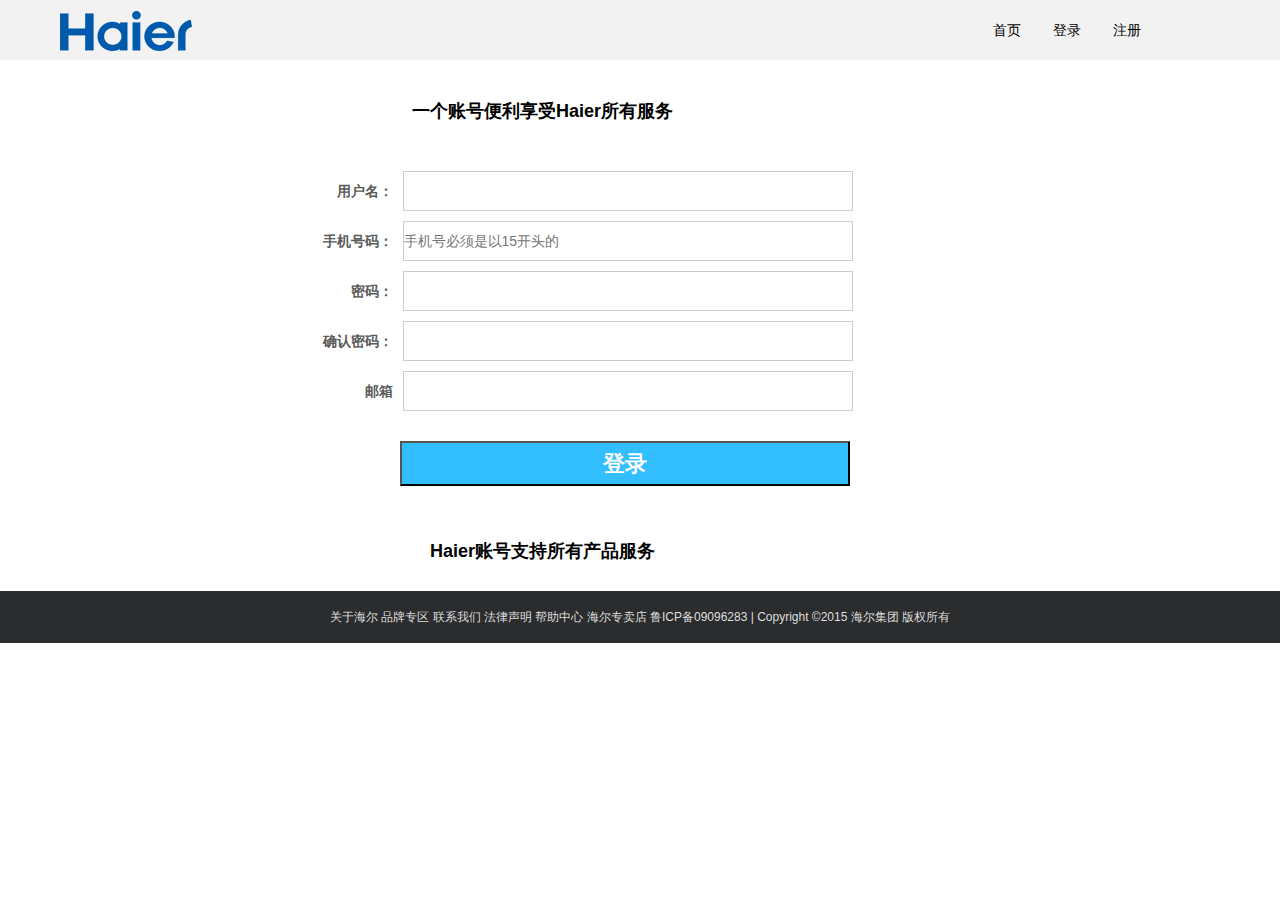
<file: denglu.html>
<!DOCTYPE html>
<html lang="en">
<head>
    <meta charset="UTF-8">
    <title>海尔-登录</title>
    <meta name="viewport" content="width=device-width,initial-scale=1.0">
    <link rel="stylesheet" href="css/bootstrap.css" media="screen">
    <link rel="stylesheet" href="css/jqzoom.css"/>
    <link rel="stylesheet" href="css/denglu.css">
    <link rel="stylesheet" href="css/style.css"/>
    <script src="js/jquery-1.11.1.min.js"></script>
    <script src="js/jquery.kxbdmarquee.js"></script>
    <script src="js/bootstrap.min.js"></script>
    <script src="js/denglu.js"></script>
</head>
<body>
<!--导航开始-->
<header>
    <div class="container">
        <div class="logo1 row">
            <ul class="list-unstyled">
                <li><img src="img/logo.jpg" alt="" class="logo11"></li>
                <li><a href="index.html">首页</a></li>
                <li><a href="denglu.html">登录</a></li>
                <li><a href="zhuce.html">注册</a></li>
            </ul>
        </div>
    </div>
</header>
<!--导航结束-->
<div class="container">
    <div class="row">
        <div class="sign-in">
            <div class="col-md-8 col-md-push-1">
                <p class="p1">一个账号便利享受Haier所有服务</p>
                <div class="one">
                    <form action="#" method="post" id="one">
                        <p class="user">
                            <label>用户名：</label>
                            <input type="text" id="name" onkeyup="checkName()" required><span id="nameSpan"></span></p>
                        <p class="p3">
                            <label>手机号码：</label>
                            <input type="text" id="phone" placeholder="手机号必须是以15开头的" pattern="^(15[0|1|2|3|5|6|7|8|9])\d{8}$" required/>
                        </p>
                        <p class="p4"><label>密码：</label>
                            <input type="password" id="pwd" onkeyup="checkPwd()" required><span id="pwdSpan"></span>
                        </p>
                        <p class="p5"><label>确认密码：</label>
                            <input type="password" id="pwd2" onkeyup="checkPwd2()" required><span id="pwd2Span"></span>
                        </p>
                        <p class="p6">
                            <label>邮箱</label>
                            <input type="text" id="email" onkeyup="checkEmail()" required><span id="emailSpan"></span>
                        </p>
                        <p class="p7">
                            <input type="submit" value="登录" id="deng"  onclick="validate()">
                        </p>
                        <!--<p class="p8">使用海尔更多品牌账号</p>-->
                        <!--<ul class="ul8">-->
                            <!--<li>-->
                                <!--<img src="img/weChat.png" alt=""/>-->
                                <!--<p>微信</p>-->
                            <!--</li>-->
                            <!--<li>-->
                                <!--<img src="img/weiBo.png" alt=""/>-->
                                <!--<p>微博</p>-->
                            <!--</li>-->
                            <!--<li>-->
                                <!--<img src="img/qqtencent.png" alt=""/>-->
                                <!--<p>QQ</p>-->
                            <!--</li>-->
                            <!--<li>-->
                                <!--<img src="img/wangYi.png" alt=""/>-->
                                <!--<p>网易</p>-->
                            <!--</li>-->
                        <!--</ul>-->
                    </form>
                </div>
                <p class="p2">Haier账号支持所有产品服务</p>
            </div>
        </div>
    </div>
</div>
<div class="footer1">
    <div class="foot1 container">
        <p>
            <a href="#">关于海尔</a>
            <a href="#">品牌专区</a>
            <a href="#">联系我们</a>
            <a href="#">法律声明</a>
            <a href="#">帮助中心</a>
            <a href="#">海尔专卖店</a>
            <a href="#">鲁ICP备09096283 | Copyright ©2015 海尔集团 版权所有</a>
        </p>
    </div>
</div>
</body>
</html>
</file>
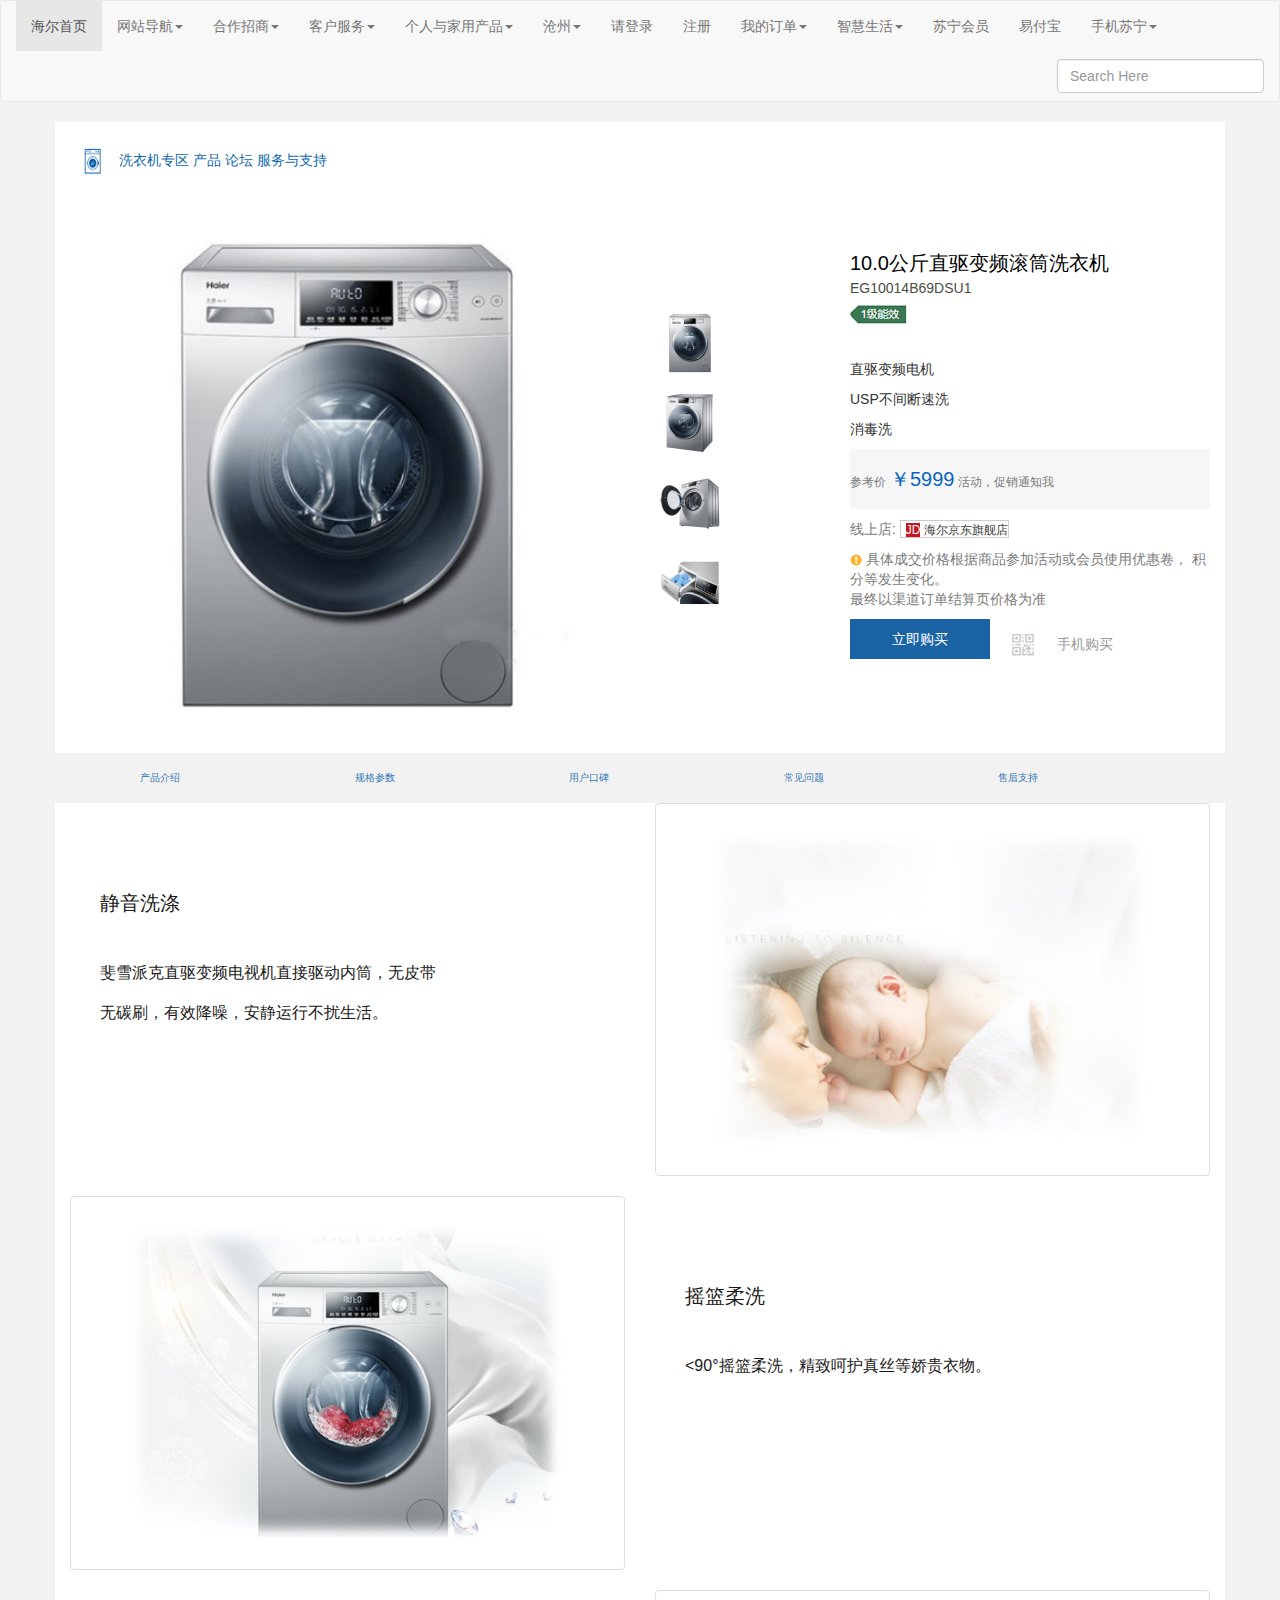
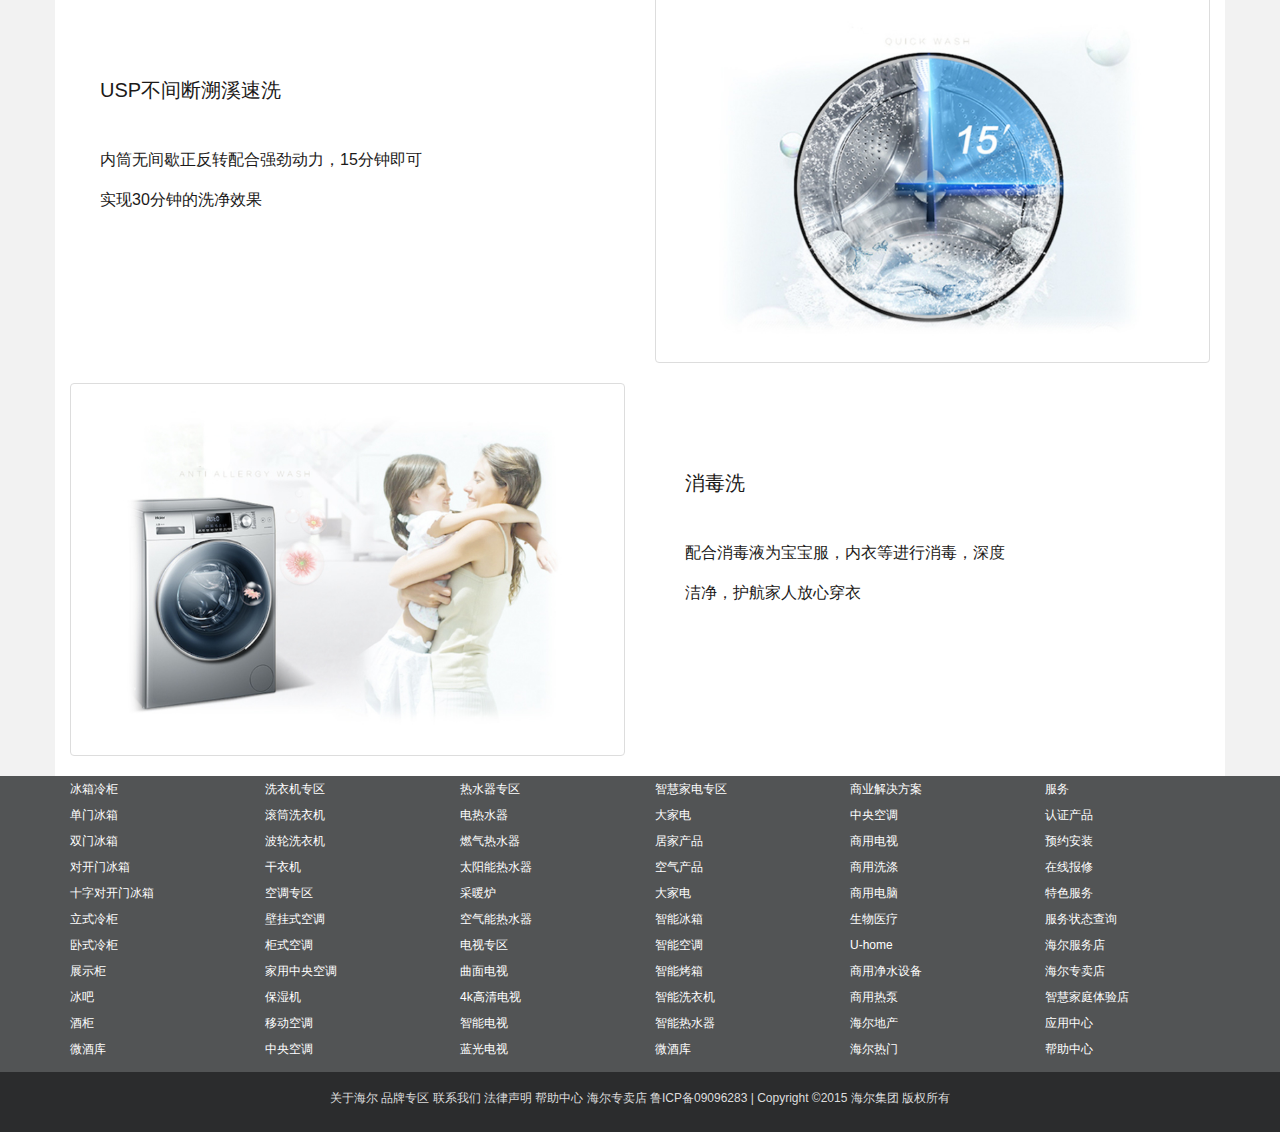
<file: xiangqingye.html>
<!DOCTYPE html>
<html lang="en">
<head>
    <meta charset="UTF-8">
    <title>海尔-详情页</title>
    <meta name="viewport" content="width=device-width,initial-scale=1.0">
    <link rel="stylesheet" href="css/bootstrap.css" media="screen">
    <link rel="stylesheet" href="css/jqzoom.css"/>
    <link rel="stylesheet" href="css/xiangqingye.css">
    <link rel="stylesheet" href="css/style.css"/>
    <script src="js/jquery-1.11.1.min.js"></script>
    <script src="js/jquery.kxbdmarquee.js"></script>
    <script src="js/bootstrap.min.js"></script>
    <script src="js/xiangqingye.js"></script>
</head>
<body>
<!--导航开始-->
<nav role="navigation" class="navbar navbar-default <!--navbar-fixed-top-->">
    <div class="navbar-header">
        <button type="button" data-target="#navbarCollapse" data-toggle="collapse" class="navbar-toggle">
            <span class="sr-only">Toggle navigation</span>
            <span class="icon-bar"></span>
            <span class="icon-bar"></span>
            <span class="icon-bar"></span>
        </button>
    </div>
    <div id="navbarCollapse" class="collapse navbar-collapse">
        <ul class="nav navbar-nav">
            <li class="active"><a href="index.html">海尔首页</a></li>
            <li class="dropdown">
                <a data-toggle="dropdown" class="dropdown-toggle">网站导航<b class="caret"></b></a>
                <ul role="menu" class="dropdown-menu">
                    <li><a href="#">主题频道</a></li>
                    <li><a href="#">生活助手</a></li>
                    <li><a href="#">会员服务</a></li>
                    <li class="divider"></li>
                    <li><a href="#">更多热点</a></li>
                </ul>
            </li>
            <li class="dropdown">
                <a data-toggle="dropdown" class="dropdown-toggle">合作招商<b class="caret"></b></a>
                <ul role="menu" class="dropdown-menu">
                    <li><a href="#">金融中心</a></li>
                    <li><a href="#">培训中心</a></li>
                    <li><a href="#">规划中心</a></li>
                    <li><a href="#">服务市场</a></li>
                    <li class="divider"></li>
                    <li><a href="#">商家论坛</a></li>
                </ul>
            </li>
            <li class="dropdown">
                <a data-toggle="dropdown" class="dropdown-toggle">客户服务<b class="caret"></b></a>
                <ul role="menu" class="dropdown-menu">
                    <li><a href="#">查找门店</a></li>
                    <li><a href="#">建议反馈</a></li>
                    <li><a href="#">帮助中心</a></li>
                    <li><a href="#">30天包退</a></li>
                    <li class="divider"></li>
                    <li><a href="#">商家论坛</a></li>
                </ul>
            </li>
            <li class="dropdown">
                <a data-toggle="dropdown" class="dropdown-toggle">个人与家用产品<b class="caret"></b></a>
                <ul role="menu" class="dropdown-menu">
                    <li><a href="#">电视</a></li>
                    <li><a href="#">冰箱</a></li>
                    <li><a href="#">空调</a></li>
                    <li><a href="#">洗衣机</a></li>
                    <li class="divider"></li>
                    <li><a href="#">热水器</a></li>
                </ul>
            </li>
            <li class="dropdown">
                <a data-toggle="dropdown" class="dropdown-toggle">沧州<b class="caret"></b></a>
                <ul role="menu" class="dropdown-menu">
                    <li><a href="#">河北</a></li>
                    <li><a href="#">石家庄</a></li>
                    <li><a href="#">唐山</a></li>
                    <li><a href="#">秦皇岛</a></li>
                    <li class="divider"></li>
                    <li><a href="#">邯郸</a></li>
                </ul>
            </li>
            <li><a href="denglu.html">请登录</a></li>
            <li><a href="zhuce.html">注册</a></li>
            <li class="dropdown">
                <a data-toggle="dropdown" class="dropdown-toggle">我的订单<b class="caret"></b></a>
                <ul role="menu" class="dropdown-menu">
                    <li><a href="#">待支付</a></li>
                    <li><a href="#">待收款</a></li>
                    <li><a href="#">待评价</a></li>
                    <li><a href="#">修改订单</a></li>
                    <li class="divider"></li>
                    <li><a href="#">购物车</a></li>
                </ul>
            </li>
            <li class="dropdown">
                <a data-toggle="dropdown" class="dropdown-toggle">智慧生活<b class="caret"></b></a>
                <ul role="menu" class="dropdown-menu">
                    <li><a href="#">智慧海尔</a></li>
                    <li><a href="#">智慧家庭</a></li>
                    <li><a href="#">智慧咨询</a></li>
                    <li><a href="#">智慧订购</a></li>
                    <li class="divider"></li>
                    <li><a href="#">加入购物车</a></li>
                </ul>
            </li>
            <li><a href="#">苏宁会员</a></li>
            <li><a href="#">易付宝</a></li>
            <li class="dropdown">
                <a data-toggle="dropdown" class="dropdown-toggle">手机苏宁<b class="caret"></b></a>
                <ul role="menu" class="dropdown-menu">
                    <li><a href="#"><img src="img/erweima1.png" alt="" class="app"/></a></li>
                    <li><a href="#"><img src="img/erweima2.png" alt="" class="app"/></a></li>
                    <li><a href="#"><img src="img/erweima3.jpg" alt="" class="app"/></a></li>
                </ul>
            </li>
        </ul>
        <form action="#" method="post" role="search" class="navbar-form navbar-right">
            <div class="form-group">
                <input type="text" placeholder="Search Here" class="form-control">
            </div>
        </form>
    </div>
</nav>
<!--导航结束-->
<section>
    <div class="container">
        <p class="p1">
            <img src="img/xq1.png" alt="" class="img1">
            <span class="span1"><a href="index5.html">洗衣机专区</a></span>
            <span class="span22"><a href="#">产品</a></span>
            <span class="span3"><a href="#">论坛</a></span>
            <span class="span4"><a href="#">服务与支持</a></span>
        </p>
    </div>
    <div class="container">
        <div class="row">
            <div class="col-md-6 col-sm-1 col-xs-12">
                <img src="img/xqy5.jpg" alt="" class="imgxx">
            </div>
            <div class="col-md-2 col-sm-6 col-xs-12" id="top1">
                <div class="row">
                    <div class="col-md-12"><img src="img/xqy1.jpg" alt="" class="img2"></div>
                </div>
                <div class="row">
                    <div class="col-md-12"><img src="img/xqy2.jpg" alt="" class="img2"></div>
                </div>
                <div class="row">
                    <div class="col-md-12"><img src="img/xqy3.jpg" alt="" class="img2"></div>
                </div>
                <div class="row">
                    <div class="col-md-12"><img src="img/xqy4.jpg" alt="" class="img2"></div>
                </div>
            </div>
            <div class="col-md-4 col-sm-6 col-xs-12">
                <p class="p2">10.0公斤直驱变频滚筒洗衣机</p>

                <p class="p3">EG10014B69DSU1</p>

                <p class="p4"><img src="img/xqy6.jpg" alt=""/></p>

                <p class="p5">直驱变频电机</p>

                <p class="p5">USP不间断速洗</p>

                <p class="p5">消毒洗</p>

                <p class="p6">
                    <span class="span1">参考价</span>
                    <span class="span2"> ￥5999</span>
                    <span class="span1">活动，促销通知我</span>
                </p>

                <p class="p7">
                    <span class="span1">线上店:</span>
                <span class="span2">
                <small>JD</small>
                <span>海尔京东旗舰店</span>
                </span>
                </p>
                <p class="p8"><img src="img/xqy7.jpg" alt=""/>
                    具体成交价格根据商品参加活动或会员使用优惠卷，
                    积分等发生变化。</p>

                <p class="p9">最终以渠道订单结算页价格为准</p>

                <p class="p10">
                    <span class="span1">立即购买</span>
                    <span class="span2"><img src="img/xqy8.jpg" alt=""/></span>
                    <span class="span3">手机购买</span>
                </p>
            </div>
        </div>
    </div>
    <div class="container">
        <div class="one row">
            <ul class="list-unstyled">
                <li id="li1" onclick="li1()"><a href="javascript:;">产品介绍</a></li>
                <li id="li2" onclick="li2()"><a href="javascript:;">规格参数</a></li>
                <li id="li3" onclick="li3()"><a href="javascript:;">用户口碑</a></li>
                <li id="li4" onclick="li4()"><a href="javascript:;">常见问题</a></li>
                <li id="li5" onclick="li5()"><a href="javascript:;">售后支持</a></li>
            </ul>
        </div>

    </div>
    <div class="container">
        <div class="main1" id="main1" style="display: block">
            <div class="row">
                <div class="col-md-6 col-sm-6 col-xs-12">
                    <p class="p33">静音洗涤</p>

                    <p class="p34">斐雪派克直驱变频电视机直接驱动内筒，无皮带</p>

                    <p class="p34">无碳刷，有效降噪，安静运行不扰生活。</p>
                </div>
                <div class="img9 col-md-6 col-sm-6 col-xs-12">
                    <div class="thumbnail">
                        <img src="img/xqy9.jpg" alt=""/>
                    </div>
                </div>
            </div>
            <div class="row">

                <div class="img9 col-md-6 col-sm-6 col-xs-12">
                    <div class="thumbnail">
                        <img src="img/xqy10.jpg" alt=""/>
                    </div>
                </div>
                <div class="col-md-6 col-sm-6 col-xs-12">
                    <p class="p33">摇篮柔洗</p>

                    <p class="p34"><90°摇篮柔洗，精致呵护真丝等娇贵衣物。</p>
                </div>
            </div>
            <div class="row">
                <div class="col-md-6 col-sm-6 col-xs-12">
                    <p class="p33">USP不间断溯溪速洗</p>

                    <p class="p34">内筒无间歇正反转配合强劲动力，15分钟即可</p>

                    <p class="p34">实现30分钟的洗净效果</p>
                </div>
                <div class="img9 col-md-6 col-sm-6 col-xs-12">
                    <div class="thumbnail">
                        <img src="img/xqy11.jpg" alt=""/>
                    </div>
                </div>
            </div>
            <div class="row">
                <div class="img9 col-md-6 col-sm-6 col-xs-12">
                    <div class="thumbnail">
                        <img src="img/xqy12.jpg" alt=""/>
                    </div>
                </div>
                <div class="col-md-6 col-sm-6 col-xs-12">
                    <p class="p33">消毒洗</p>

                    <p class="p34">配合消毒液为宝宝服，内衣等进行消毒，深度</p>

                    <p class="p34">洁净，护航家人放心穿衣</p>
                </div>

            </div>

        </div>
        <div class="main1" id="main2" style="display: none">
            <div class="row">
                <div class="col-md-12 col-sm-12 col-xs-12">
                    <div class="thumbnail">
                        <img src="img/msg1.jpg" alt="">
                    </div>
                </div>
            </div>
            <div class="row">
                <div class="col-md-12">
                    <p class="msg">基本信息</p>
                    <ul class="u1 list-unstyled">
                        <li><span>类型</span><span>滚筒洗衣机</span><span>系列</span><span>变频系列</span></li>
                        <li class="li2"><span>洗涤容量（kg）</span><span>10</span><span>脱水容量（kg）</span><span>10</span></li>
                        <li><span>烘干容量（kg）</span><span>0</span><span>面板颜色</span><span>水晶银</span></li>
                        <li class="li2"><span>箱体颜色</span><span>银灰</span><span>显示方式</span><span>LED</span></li>
                        <li><span>能效等级</span><span>1级</span><span>最高脱水转速（转/分）</span><span>1400</span></li>
                        <li class="li2"><span>重量（净重/毛重kg）</span><span>75/83</span><span>尺寸（高宽深mm）</span><span>845*595*600</span>
                        </li>
                        <li class="l7"><span>电机类型</span><span>变频直驱</span><span></span><span></span></li>
                    </ul>
                </div>
            </div>
        </div>
        <div class="main1" id="main3" style="display: none">
            <div class="row">
                <div class="col-md-12">
                    <p class="mp3"><span class="pinl">用户评论（8）</span><span></span>试用报告（0）</p>

                    <p class="mp4">一条有<span class="pinl">8</span>条对该产品的用户评价，部分评论内容源于互联网公开内容</p>

                    <div class="dv1">
                        <ul class="up1">
                            <li class="lp1">
                                <p class="dp1">100<span class="span4">%</span></p>

                                <p class="dp2">用户好评率</p>
                            </li>
                            <li class="lp2">
                                <p class="dp3">用户印象</p>
                            </li>
                            <li class="lp3">
                                <p class="dp4">我来评价</p>
                            </li>
                        </ul>
                        <ul class="up2">
                            <li><input type="radio" checked/>全部</li>
                            <li><input type="radio"/>好评（8）</li>
                            <li><input type="radio"/>中评（0）</li>
                            <li><input type="radio"/>差评（0）</li>
                            <li><input type="radio"/>有晒图（0）</li>
                            <li class="li6">
                                <select name="" id="">
                                    <option value="">按评论时间</option>
                                    <option value="">按支持人数</option>
                                    <option value="">按评论时间</option>
                                </select>
                            </li>
                        </ul>
                    </div>
                    <div class="dv2">
                        <p class="p1">
                            <span class="sp1">j***s</span>
                            <span class="sp2">来自</span>
                            <span class="sp3">海南旗舰店</span>
                            <span class="sp4">2018-02-23 14:03:19</span>
                            <span class="sp5"><img src="img/xin1.jpg" alt=""/></span>
                        </p>

                        <p class="p22">产品评分:
                        <div class="start">
                            <a href="javascript:;" class="fa fa-star">★</a>
                            <a href="javascript:;" class="fa fa-star">★</a>
                            <a href="javascript:;" class="fa fa-star">★</a>
                            <a href="javascript:;" class="fa fa-star">★</a>
                            <a href="javascript:;" class="fa fa-star">★</a>
                        </div>
                            <!--★★★★★-->
                        </p>

                        <p class="p333">不错，一直信赖海尔</p>
                    </div>
                    <div class="dv2">
                        <p class="p1">
                            <span class="sp1">e***q</span>
                            <span class="sp2">来自</span>
                            <span class="sp3">海南旗舰店</span>
                            <span class="sp4">2017-02-23 14:03:19</span>
                            <span class="sp5"><img src="img/xin1.jpg" alt=""/></span>
                        </p>

                        <p class="p22">产品评分:

                        <div class="start">
                            <a href="javascript:;" class="fa fa-star">★</a>
                            <a href="javascript:;" class="fa fa-star">★</a>
                            <a href="javascript:;" class="fa fa-star">★</a>
                            <a href="javascript:;" class="fa fa-star">★</a>
                            <a href="javascript:;" class="fa fa-star">★</a>
                        </div></p>

                        <p class="p333">以前觉得网上的东西都是骗人的，自从颠覆我的认知，性价比高，
                            东西很好。老板人好，快递也很给力。非常满意</p>
                    </div>
                    <div class="dv2">
                        <p class="p1">
                            <span class="sp1">j***h</span>
                            <span class="sp2">来自</span>
                            <span class="sp3">海南旗舰店</span>
                            <span class="sp4">2018-04-23 18:01:19</span>
                            <span class="sp5"><img src="img/xin1.jpg" alt=""/></span>
                        </p>

                        <p class="p22">产品评分:
                        <div class="start">
                            <a href="javascript:;" class="fa fa-star">★</a>
                            <a href="javascript:;" class="fa fa-star">★</a>
                            <a href="javascript:;" class="fa fa-star">★</a>
                            <a href="javascript:;" class="fa fa-star">★</a>
                            <a href="javascript:;" class="fa fa-star">★</a>
                        </div>
                        </p>

                        <p class="p333">网购很久了，不过呢，在你们家买东西还是第一次，收得到东西之后还不错，哈哈，收藏你们家的。。。</p>
                    </div>
                    <div class="dv2">
                        <p class="p1">
                            <span class="sp1">G***L</span>
                            <span class="sp2">来自</span>
                            <span class="sp3">海南旗舰店</span>
                            <span class="sp4">2018-01-23 07:03:19</span>
                            <span class="sp5"><img src="img/xin1.jpg" alt=""/></span>
                        </p>

                        <p class="p22">产品评分:
                        <div class="start">
                            <a href="javascript:;" class="fa fa-star">★</a>
                            <a href="javascript:;" class="fa fa-star">★</a>
                            <a href="javascript:;" class="fa fa-star">★</a>
                            <a href="javascript:;" class="fa fa-star">★</a>
                            <a href="javascript:;" class="fa fa-star">★</a>
                        </div>
                        </p>

                        <p class="p333">东西好不好，只有自己买过才知道，我是买过的了，所以决定东西还是不错的，如果想购买，可以下单。</p>
                    </div>
                    <div class="dv2">
                        <p class="p1">
                            <span class="sp1">j***s</span>
                            <span class="sp2">来自</span>
                            <span class="sp3">海南旗舰店</span>
                            <span class="sp4">2017-01-23 00:03:19</span>
                            <span class="sp5"><img src="img/xin1.jpg" alt=""/></span>
                        </p>

                        <p class="p22">产品评分:
                        <div class="start">
                            <a href="javascript:;" class="fa fa-star">★</a>
                            <a href="javascript:;" class="fa fa-star">★</a>
                            <a href="javascript:;" class="fa fa-star">★</a>
                            <a href="javascript:;" class="fa fa-star">★</a>
                            <a href="javascript:;" class="fa fa-star">★</a>
                        </div>
                        </p>

                        <p class="p333">不错，一直信赖海尔</p>
                    </div>
                    <div class="dv2">
                        <p class="p1">
                            <span class="sp1">M***H</span>
                            <span class="sp2">来自</span>
                            <span class="sp3">海南旗舰店</span>
                            <span class="sp4">2017-01-23 10:03:19</span>
                            <span class="sp5"><img src="img/xin1.jpg" alt=""/></span>
                        </p>
                        <p class="p22">产品评分:
                        <div class="start">
                            <a href="javascript:;" class="fa fa-star">★</a>
                            <a href="javascript:;" class="fa fa-star">★</a>
                            <a href="javascript:;" class="fa fa-star">★</a>
                            <a href="javascript:;" class="fa fa-star">★</a>
                            <a href="javascript:;" class="fa fa-star">★</a>
                        </div>
                        </p>

                        <p class="p333">昨天收到的，特意今天才来评价的，东西不错。。。</p>
                    </div>
                    <div class="dv2">
                        <p class="p1">
                            <span class="sp1">Z***V</span>
                            <span class="sp2">来自</span>
                            <span class="sp3">海南旗舰店</span>
                            <span class="sp4">2017-02-23 11:03:19</span>
                            <span class="sp5"><img src="img/xin1.jpg" alt=""/></span>
                        </p>

                        <p class="p22">产品评分:
                        <div class="start">
                            <a href="javascript:;" class="fa fa-star">★</a>
                            <a href="javascript:;" class="fa fa-star">★</a>
                            <a href="javascript:;" class="fa fa-star">★</a>
                            <a href="javascript:;" class="fa fa-star">★</a>
                            <a href="javascript:;" class="fa fa-star">★</a>
                        </div>
                        </p>

                        <p class="p333">很满意的一次购物，商品非常真实。值得大家拥有。</p>
                    </div>
                </div>
            </div>
        </div>
        <div class="main1" id="main4" style="display: none">
            <div class="row">
                <div class="col-md-12">
                    <ul class="ul4 list-unstyled">
                        <li><p>滚筒洗衣机洗衣服完成后会自动断电吗？</p></li>
                        <li><p>滚筒洗衣机工作时中途停电，来电后是继续工作还是重新开始工作？</p></li>
                        <li><p>滚筒洗衣机工作完成后，门锁灯亮度减弱不熄灭的原因</p></li>
                        <li><p>滚筒洗衣机新购机有异味的原因</p></li>
                        <li><p>滚筒洗衣机新机开箱有水的原因</p></li>
                        <li><p>三口之家是否有必要选购大容量得而洗衣机？</p></li>
                        <li><p>可以把各种衣物一起洗涤吗？</p></li>
                    </ul>
                </div>
            </div>
        </div>
        <div class="main1" id="main5" style="display: none">
            <div class="row">
                <div class="col-md-12">
                    <p class="p55">说明书下载</p>
                    <ul class="ul5">
                        <li class="li1">
                            <span>文件名</span>
                            <span>文件大小</span>
                            <span>文件格式</span>
                            <span>更新日期</span>
                            <span>下载链接</span>
                        </li>
                        <li class="li2">
                            <span>EG10014B9DSU1</span>
                            <span>38.51MB</span>
                            <span>HDF</span>
                            <span>2017-11-28</span>
                            <span class="span5">点击下载</span>
                        </li>
                    </ul>
                    <ul class="ul5">
                        <li class="li1">
                            <span>文件名</span>
                            <span>文件大小</span>
                            <span>文件格式</span>
                            <span>更新日期</span>
                            <span>下载链接</span>
                        </li>
                        <li class="li2">
                            <span>EG10014B9DSU1</span>
                            <span>48.51MB</span>
                            <span>KDF</span>
                            <span>2017-12-28</span>
                            <span class="span5">点击下载</span>
                        </li>
                    </ul>
                    <ul class="ul5">
                        <li class="li1">
                            <span>文件名</span>
                            <span>文件大小</span>
                            <span>文件格式</span>
                            <span>更新日期</span>
                            <span>下载链接</span>
                        </li>
                        <li class="li2">
                            <span>EG10014B9DSU1</span>
                            <span>58.51MB</span>
                            <span>PDF</span>
                            <span>2017-01-28</span>
                            <span class="span5">点击下载</span>
                        </li>
                    </ul>

                    <ul class="ul5">
                        <li class="li1">
                            <span>文件名</span>
                            <span>文件大小</span>
                            <span>文件格式</span>
                            <span>更新日期</span>
                            <span>下载链接</span>
                        </li>
                        <li class="li2">
                            <span>EG10014B9DSU1</span>
                            <span>38.51MB</span>
                            <span>YDF</span>
                            <span>2017-04-28</span>
                            <span class="span5">点击下载</span>
                        </li>
                    </ul>
                    <ul class="ul5">
                        <li class="li1">
                            <span>文件名</span>
                            <span>文件大小</span>
                            <span>文件格式</span>
                            <span>更新日期</span>
                            <span>下载链接</span>
                        </li>
                        <li class="li2">
                            <span>EG10014B9DSU1</span>
                            <span>38.51MB</span>
                            <span>RDF</span>
                            <span>2017-05-28</span>
                            <span class="span5">点击下载</span>
                        </li>
                    </ul>
                </div>
            </div>
        </div>
    </div>
</section>
<footer>
    <div class="container">
        <div class="row">
            <div class="col-md-2 col-sm-2 col-xs-2">
                <ul class="list-unstyled">
                    <li class="fl"><a href="#">冰箱冷柜</a></li>
                    <li><a href="#">单门冰箱</a></li>
                    <li><a href="#">双门冰箱</a></li>
                    <li><a href="#">对开门冰箱</a></li>
                    <li><a href="#">十字对开门冰箱</a></li>
                    <li><a href="#">立式冷柜</a></li>
                    <li><a href="#">卧式冷柜</a></li>
                    <li><a href="#">展示柜</a></li>
                    <li><a href="#">冰吧</a></li>
                    <li><a href="#">酒柜</a></li>
                    <li><a href="#">微酒库</a></li>
                </ul>
            </div>
            <div class="col-md-2 col-sm-2 col-xs-2">
                <ul class="list-unstyled">
                    <li class="fl"><a href="#">洗衣机专区</a></li>
                    <li><a href="#">滚筒洗衣机</a></li>
                    <li><a href="#">波轮洗衣机</a></li>
                    <li><a href="#">干衣机</a></li>
                    <li class="fl"><a href="#">空调专区</a></li>
                    <li><a href="#">壁挂式空调</a></li>
                    <li><a href="#">柜式空调</a></li>
                    <li><a href="#">家用中央空调</a></li>
                    <li><a href="#">保湿机</a></li>
                    <li><a href="#">移动空调</a></li>
                    <li><a href="#">中央空调</a></li>
                </ul>
            </div>
            <div class="col-md-2 col-sm-2 col-xs-2">
                <ul class="list-unstyled">
                    <li class="fl"><a href="#">热水器专区</a></li>
                    <li><a href="#">电热水器</a></li>
                    <li><a href="#">燃气热水器</a></li>
                    <li><a href="#">太阳能热水器</a></li>
                    <li><a href="#">采暖炉</a></li>
                    <li><a href="#">空气能热水器</a></li>
                    <li class="fl"><a href="#">电视专区</a></li>
                    <li><a href="#">曲面电视</a></li>
                    <li><a href="#">4k高清电视</a></li>
                    <li><a href="#">智能电视</a></li>
                    <li><a href="#">蓝光电视</a></li>
                </ul>
            </div>
            <div class="col-md-2 col-sm-2 col-xs-2">
                <ul class="list-unstyled">
                    <li class="fl"><a href="#">智慧家电专区</a></li>
                    <li><a href="#">大家电</a></li>
                    <li><a href="#">居家产品</a></li>
                    <li><a href="#">空气产品</a></li>
                    <li class="fl"><a href="#">大家电</a></li>
                    <li><a href="#">智能冰箱</a></li>
                    <li><a href="#">智能空调</a></li>
                    <li><a href="#">智能烤箱</a></li>
                    <li><a href="#">智能洗衣机</a></li>
                    <li><a href="#">智能热水器</a></li>
                    <li><a href="#">微酒库</a></li>
                </ul>
            </div>
            <div class="col-md-2 col-sm-2 col-xs-2">
                <ul class="list-unstyled">
                    <li class="fl"><a href="#">商业解决方案</a></li>
                    <li><a href="#">中央空调</a></li>
                    <li><a href="#">商用电视</a></li>
                    <li><a href="#">商用洗涤</a></li>
                    <li><a href="#">商用电脑</a></li>
                    <li><a href="#">生物医疗</a></li>
                    <li><a href="#">U-home</a></li>
                    <li><a href="#">商用净水设备</a></li>
                    <li><a href="#">商用热泵</a></li>
                    <li><a href="#">海尔地产</a></li>
                    <li><a href="#">海尔热门</a></li>
                </ul>
            </div>
            <div class="col-md-2 col-sm-2 col-xs-2">
                <ul class="list-unstyled">
                    <li class="fl"><a href="#">服务</a></li>
                    <li><a href="#">认证产品</a></li>
                    <li><a href="#">预约安装</a></li>
                    <li><a href="#">在线报修</a></li>
                    <li><a href="#">特色服务</a></li>
                    <li><a href="#">服务状态查询</a></li>
                    <li><a href="#">海尔服务店</a></li>
                    <li><a href="#">海尔专卖店</a></li>
                    <li><a href="#">智慧家庭体验店</a></li>
                    <li><a href="#">应用中心</a></li>
                    <li><a href="#">帮助中心</a></li>
                </ul>
            </div>
        </div>
    </div>
    <div class="footer1">
        <div class="foot1 container">
            <p>
                <a href="#">关于海尔</a>
                <a href="#">品牌专区</a>
                <a href="#">联系我们</a>
                <a href="#">法律声明</a>
                <a href="#">帮助中心</a>
                <a href="#">海尔专卖店</a>
                <a href="#">鲁ICP备09096283 | Copyright ©2015 海尔集团 版权所有</a>
            </p>
        </div>
    </div>
</footer>
</body>
</html>
</file>
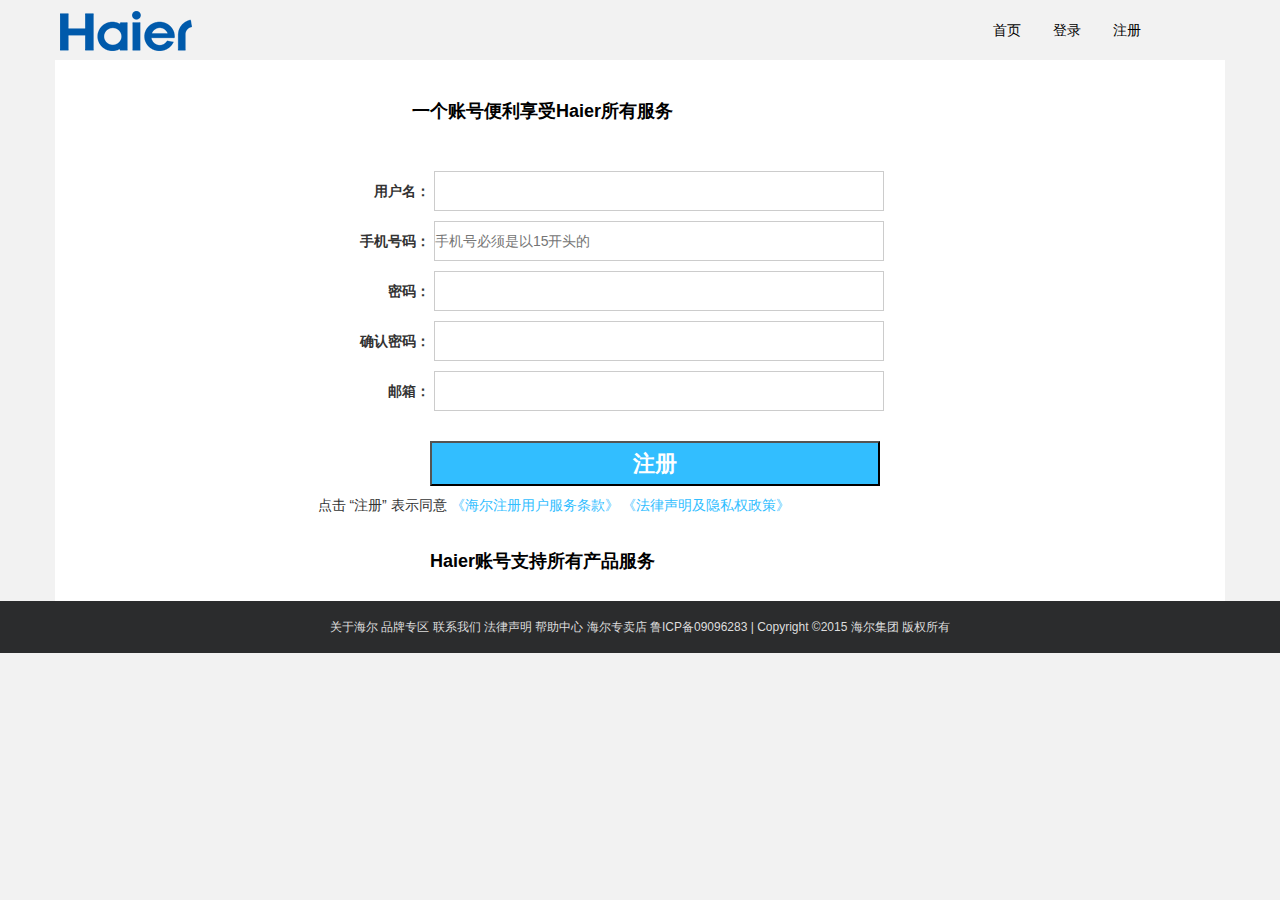
<file: zhuce.html>
<!DOCTYPE html>
<html lang="en">
<head>
    <meta charset="UTF-8">
    <title>海尔-注册</title>
    <meta name="viewport" content="width=device-width,initial-scale=1.0">
    <link rel="stylesheet" href="css/bootstrap.css" media="screen">
    <link rel="stylesheet" href="css/jqzoom.css"/>
    <link rel="stylesheet" href="css/zhuce.css">
    <link rel="stylesheet" href="css/style.css"/>
    <script src="js/jquery-1.11.1.min.js"></script>
    <script src="js/jquery.kxbdmarquee.js"></script>
    <script src="js/bootstrap.min.js"></script>
    <script src="js/zhuce.js"></script>
</head>
<body>
<!--导航开始-->
<header>
    <div class="container">
        <div class="logo1 row">
            <ul class="list-unstyled">
                <li><img src="img/logo.jpg" alt="" class="logo11"></li>
                <li><a href="index.html">首页</a></li>
                <li><a href="denglu.html">登录</a></li>
                <li><a href="zhuce.html">注册</a></li>
            </ul>
        </div>
    </div>
</header>
<!--导航结束-->
<div class="container">
    <div class="row">
        <div class="sign-in">
            <div class="col-md-8 col-md-push-1">
                <p class="p1">一个账号便利享受Haier所有服务</p>
                <div class="one">
                    <form action="#" method="post" id="one">
                        <p class="user">
                            <label>用户名：</label>
                            <input type="text" id="name" onkeyup="checkName()" required><span id="nameSpan"></span></p>
                        <p class="p3">
                            <label>手机号码：</label>
                            <input type="text" id="phone" placeholder="手机号必须是以15开头的" pattern="^(15[0|1|2|3|5|6|7|8|9])\d{8}$" required/>
                        </p>
                        <p class="p4"><label>密码：</label>
                            <input type="password" id="pwd" onkeyup="checkPwd()" required><span id="pwdSpan"></span>
                        </p>
                        <p class="p5"><label>确认密码：</label>
                            <input type="password" id="pwd2" onkeyup="checkPwd2()" required><span id="pwd2Span"></span>
                        </p>
                        <p class="p6">
                            <label>邮箱：</label>
                            <input type="text" id="email" onkeyup="checkEmail()" required><span id="emailSpan"></span>
                        </p>
                        <p class="p7">
                            <input type="submit" value="注册" id="deng"  onclick="validate()">
                        </p>
                        <p class="p8">点击 “注册” 表示同意
                            <a href="#">《海尔注册用户服务条款》</a>
                            <a href="#">《法律声明及隐私权政策》</a>
                        </p>
                    </form>
                </div>
                <p class="p2">Haier账号支持所有产品服务</p>
            </div>
        </div>
    </div>
</div>

<div class="footer1">
    <div class="foot1 container">
        <p>
            <a href="#">关于海尔</a>
            <a href="#">品牌专区</a>
            <a href="#">联系我们</a>
            <a href="#">法律声明</a>
            <a href="#">帮助中心</a>
            <a href="#">海尔专卖店</a>
            <a href="#">鲁ICP备09096283 | Copyright ©2015 海尔集团 版权所有</a>
        </p>
    </div>
</div>
</body>
</html>
</file>
<file: css/jqzoom.css>
/*jQzoom*/
div.zoomdiv {
	z-index:	999;
	position                : absolute;
	top:0px;
	left:0px;
	width                   : 200px;
	height                  : 200px;
	background: #ffffff;
	border:1px solid #CCCCCC;
	display:none;
	text-align: center;
	overflow: hidden;
}
div.jqZoomPup {
	z-index                 : 999;
	visibility              : hidden;
	position                : absolute;
	top:0px;
	left:0px;
	width                   : 50px;
	height                  : 50px;
	border: 1px solid #aaa;
	background: #ffffff url(../images/zoomlens.gif) 50% top  no-repeat;;
	opacity: 0.5;
	-moz-opacity: 0.5;
	-khtml-opacity: 0.5;
	filter: alpha(Opacity=50);
}
</file>
<file: css/denglu.css>
* {
    margin: 0;
    padding: 0;
    list-style: none;
}

a:hover {
    text-decoration: none;
}

a {
    text-decoration: none;
}

.container {
    background: #fff;
}

header {
    width: 100%;
    height: 60px;
    background: #f2f2f2;
}

header .container {
    background: none !important;
}

.p1 {
    height: 100px;
    line-height: 100px;
    font-size: 18px;
    color: #000;
    font-weight: bold;
    text-align: center;
}

.logo1 li:nth-child(1) {
    margin-right: 75%;
}

.logo1 li {
    width: 60px;
    float: left;
    line-height: 60px;
}

.logo1 li a {
    font-size: 14px;
    color: #000;
    display: block;
}

.one span {
    color: red;
    font-family: 黑体;
    font-size: 12px;
}

.one {
    height: 350px;
    background: #fff;
    margin: 0 auto;
    position: relative;
}

.p2 {
    height: 60px;
    line-height: 60px;
    font-size: 18px;
    color: #000;
    font-weight: bold;
    text-align: center;
}

label {
    width: 150px;
    float: left;
    text-align: right;
    height: 40px;
    line-height: 40px;
    margin-right: 10px;
    color: #5a5a5a;
}

form {
    width: 100%;
    height: 90%;
    position: absolute;
}

form p input[type="text"],
form p input[type="password"] {
    width: 60%;

}

form label {
    width: 30%;
}

input[type="text"] {
    width: 358px;
    height: 40px;
    border: 1px solid #ccc;

}

input[type="password"] {
    width: 358px;
    height: 40px;
    border: 1px solid #ccc;
}

input[type="email"] {
    width: 358px;
    height: 40px;
    border: 1px solid #ccc;
}

input[type="tel"] {
    width: 173px;
    height: 40px;
    border: 1px solid #ccc;
}

input[type="submit"] {
    width: 60%;
    height: 45px;
    margin-top: 10px;
    font-size: 22px;
    font-weight: bold;
    background: #32beff;
    color: #fff;
    text-align: center;
    line-height: 41px;
}

.p7 {
    width: 100%;
    position: absolute;
    top: 260px;
    left:31%;

    color: #000;
    font-size: 20px;
}

/*.p8 {*/
/*position: absolute;*/
/*top: 380px;*/
/*left: 20px;*/
/*}*/

/*.ul8 {*/
/*position: absolute;*/
/*top: 380px;*/
/*left: 180px;*/
/*height: 100px;*/
/*width: 400px;*/
/*}*/

/*.ul8 li {*/
/*float: left;*/
/*width: 95px;*/
/*height: 100px;*/
/*}*/

/*.ul8 li p {*/
/*height: 50px;*/
/*line-height: 50px;*/
/*color: #000;*/
/*font-size: 20px;*/
/*text-align: center;*/
/*}*/

/*.ul8 li img {*/
/*width: 50px;*/
/*height: 40px;*/
/*margin-left: 20px;*/
/*}*/

/*.p8 a {*/
/*margin-left: 30px;*/
/*}*/

.one a {
    color: #32beff;
}

/*-----------------------------------------------*/
.footer1 {
    width: 100%;
    height: 20%;
    background: #2b2c2d !important;
    margin: 0 auto;
}

.foot1 p {
    text-align: center;
    height: 52px;
    line-height: 52px;
    margin: 0 auto;
    color: #d1d1d1;
    font-size: 12px;
}

.foot1 p a {
    text-decoration: none;
    color: #dddddd;
}

.footer1 .container {
    background: none !important;
}

@media screen and (max-width: 1024px) {
    .footer1 p {
        width: 100%;
        height: 100%;
        background: #2b2c2d;
        background-size: 100% 100%;
    }
}

/*!*-------------------------------------*!*/
</file>
<file: css/style.css>
@charset "utf-8";
.he_border1 {
    background: #fe7253;
    width: 360px;
    height: 240px;
    padding: 0;
    margin: 0;
    border: 1px solid #000;
    position: relative;
    box-sizing: border-box;
    -webkit-transition: all .4s ease-in-out;  /*谷歌*/
    -moz-transition: all .4s ease-in-out;    /*火狐*/
    -o-transition: all .4s ease-in-out;     /*苹果*/
    -ms-transition: all .4s ease-in-out;   /*IE*/
    transition: all .4s ease-in-out;
    overflow: hidden
}

.he_border1 .he_border1_img {
    display: block;
    width: 100%;
    padding: 0;
    margin: 0;
    position: relative;
    -webkit-transition: all .4s ease-in-out;
    -moz-transition: all .4s ease-in-out;
    -o-transition: all .4s ease-in-out;
    -ms-transition: all .4s ease-in-out;
    transition: all .4s ease-in-out;
    opacity: 1;
    overflow: hidden
}

.he_border1:hover .he_border1_img {
    position: absolute;
    -webkit-transform: scale(1.1);
    -moz-transform: scale(1.1);
    -o-transform: scale(1.1);
    -ms-transform: scale(1.1);
    transform: scale(1.1);
    opacity: .6
}

.he_border1 .he_border1_caption {
    color: #fff;
    padding: 0;
    margin: 0;
    -moz-backface-visibility: hidden;
    -webkit-backface-visibility: hidden;
    backface-visibility: hidden;
    -webkit-transition: all .4s ease-in-out;
    -moz-transition: all .4s ease-in-out;
    -o-transition: all .4s ease-in-out;
    -ms-transition: all .4s ease-in-out;
    transition: all .4s ease-in-out;
    overflow: hidden
}

.he_border1 .he_border1_caption::before, .he_border1 .he_border1_caption::after {
    position: absolute;
    content: '';
    opacity: 0;
    -webkit-transition: opacity 0.4s, -webkit-transform .4s;
    -moz-transition: opacity 0.4s, -moz-transform .4s;
    -o-transition: opacity 0.4s, -o-transform .4s;
    transition: opacity 0.4s, transform .4s
}

.he_border1 .he_border1_caption::before {
    top: 8%;
    right: 10%;
    bottom: 8%;
    left: 10%;
    border-top: 1px solid #000;
    border-bottom: 1px solid #000;
    -webkit-transform: scale(0, 1);
    -moz-transform: scale(0, 1);
    -o-transform: scale(0, 1);
    transform: scale(0, 1);
    -webkit-transform-origin: 0 0;
    -moz-transform-origin: 0 0;
    -o-transform-origin: 0 0;
    transform-origin: 0 0
}

.he_border1 .he_border1_caption::after {
    top: 8%;
    right: 10%;
    bottom: 8%;
    left: 10%;
    border-right: 1px solid #000;
    border-left: 1px solid #000;
    -webkit-transform: scale(1, 0);
    -moz-transform: scale(1, 0);
    -o-transform: scale(1, 0);
    transform: scale(1, 0);
    -webkit-transform-origin: 100% 0;
    -moz-transform-origin: 100% 0;
    -o-transform-origin: 100% 0;
    transform-origin: 100% 0
}

.he_border1:hover .he_border1_caption::before, .he_border1:hover .he_border1_caption::after {
    opacity: 1;
    -webkit-transform: scale(1);
    -moz-transform: scale(1);
    -o-transform: scale(1);
    transform: scale(1)
}

.he_border1 .he_border1_caption, .he_border1 .he_border1_caption > a {
    position: absolute;
    top: 0;
    left: 0;
    width: 100%;
    height: 100%;
    -webkit-transition: all .4s ease-in-out;
    -moz-transition: all .4s ease-in-out;
    -o-transition: all .4s ease-in-out;
    -ms-transition: all .4s ease-in-out;
    transition: all .4s ease-in-out;
    overflow: hidden;
    z-index: 1000
}

.he_border1 .he_border1_caption_h {
    font-size: 1.3em;
    font-weight: 700;
    text-align: center;
    width: 80%;
    position: absolute;
    top: 20%;
    left: 10%;
    -webkit-transition: all .5s ease-in-out;
    -moz-transition: all .5s ease-in-out;
    -o-transition: all .5s ease-in-out;
    -ms-transition: all .5s ease-in-out;
    transition: all .5s ease-in-out;
    overflow: hidden;
    opacity: 1
}

.he_border1 .he_border1_caption_p {
    font-size: 1em;
    text-align: center;
    width: 80%;
    position: absolute;
    top: 60%;
    left: 10%;
    -webkit-transition: all .4s ease-in-out;
    -moz-transition: all .4s ease-in-out;
    -o-transition: all .4s ease-in-out;
    -ms-transition: all .4s ease-in-out;
    transition: all .4s ease-in-out;
    overflow: hidden;
    opacity: 0
}

.he_border1:hover .he_border1_caption_p {
    top: 45%;
    opacity: 1
}

.he_border2 {
    background: #fe7253;
    width: 360px;
    height: 240px;
    padding: 0;
    margin: 0;
    border: 1px solid #000;
    position: relative;
    box-sizing: border-box;
    -webkit-transition: all .4s ease-in-out;
    -moz-transition: all .4s ease-in-out;
    -o-transition: all .4s ease-in-out;
    -ms-transition: all .4s ease-in-out;
    transition: all .4s ease-in-out;
    overflow: hidden
}

.he_border2 .he_border2_img {
    display: block;
    width: 100%;
    padding: 0;
    margin: 0;
    position: relative;
    opacity: 1;
    -webkit-transition: all .4s ease-in-out;
    -moz-transition: all .4s ease-in-out;
    -o-transition: all .4s ease-in-out;
    -ms-transition: all .4s ease-in-out;
    transition: all .4s ease-in-out;
    overflow: hidden
}

.he_border2:hover .he_border2_img {
    position: absolute;
    -webkit-transform: scale(1.1);
    -moz-transform: scale(1.1);
    -o-transform: scale(1.1);
    -ms-transform: scale(1.1);
    transform: scale(1.1);
    opacity: .6
}

.he_border2 .he_border2_caption {
    color: #fff;
    padding: 0;
    margin: 0;
    -moz-backface-visibility: hidden;
    -webkit-backface-visibility: hidden;
    backface-visibility: hidden;
    -webkit-transition: all .4s ease-in-out;
    -moz-transition: all .4s ease-in-out;
    -o-transition: all .4s ease-in-out;
    -ms-transition: all .4s ease-in-out;
    transition: all .4s ease-in-out;
    overflow: hidden
}

.he_border2 .he_border2_caption::before, .he_border2 .he_border2_caption::after {
    position: absolute;
    content: '';
    opacity: 0;
    -webkit-transition: opacity 0.4s, -webkit-transform .4s;
    -moz-transition: opacity 0.4s, -moz-transform .4s;
    -o-transition: opacity 0.4s, -o-transform .4s;
    transition: opacity 0.4s, transform .4s
}

.he_border2 .he_border2_caption::before {
    top: 14%;
    right: 5%;
    bottom: 14%;
    left: 5%;
    border-top: 1px solid #000;
    border-bottom: 1px solid #000;
    -webkit-transform: scale(0, 1);
    -moz-transform: scale(0, 1);
    -o-transform: scale(0, 1);
    transform: scale(0, 1);
    -webkit-transform-origin: 0 0;
    -moz-transform-origin: 0 0;
    -o-transform-origin: 0 0;
    transform-origin: 0 0
}

.he_border2 .he_border2_caption::after {
    top: 8%;
    right: 10%;
    bottom: 8%;
    left: 10%;
    border-right: 1px solid #000;
    border-left: 1px solid #000;
    -webkit-transform: scale(1, 0);
    -moz-transform: scale(1, 0);
    -o-transform: scale(1, 0);
    transform: scale(1, 0);
    -webkit-transform-origin: 100% 0;
    -moz-transform-origin: 100% 0;
    -o-transform-origin: 100% 0;
    transform-origin: 100% 0
}

.he_border2:hover .he_border2_caption::before, .he_border2:hover .he_border2_caption::after {
    opacity: 1;
    -webkit-transform: scale(1);
    -moz-transform: scale(1);
    -o-transform: scale(1);
    transform: scale(1)
}

.he_border2 .he_border2_caption, .he_border2 .he_border2_caption > a {
    position: absolute;
    top: 0;
    left: 0;
    width: 100%;
    height: 100%;
    -webkit-transition: all .4s ease-in-out;
    -moz-transition: all .4s ease-in-out;
    -o-transition: all .4s ease-in-out;
    -ms-transition: all .4s ease-in-out;
    transition: all .4s ease-in-out;
    overflow: hidden;
    z-index: 1000
}

.he_border2 .he_border2_caption_h {
    font-size: 1.3em;
    font-weight: 700;
    text-align: center;
    width: 80%;
    position: absolute;
    top: 20%;
    left: 10%;
    -webkit-transition: all .5s ease-in-out;
    -moz-transition: all .5s ease-in-out;
    -o-transition: all .5s ease-in-out;
    -ms-transition: all .5s ease-in-out;
    transition: all .5s ease-in-out;
    overflow: hidden;
    opacity: 1
}

.he_border2 .he_border2_caption_p {
    font-size: 1em;
    text-align: center;
    width: 80%;
    position: absolute;
    top: 60%;
    left: 10%;
    -webkit-transition: all .4s ease-in-out;
    -moz-transition: all .4s ease-in-out;
    -o-transition: all .4s ease-in-out;
    -ms-transition: all .4s ease-in-out;
    transition: all .4s ease-in-out;
    overflow: hidden;
    opacity: 0
}

.he_border2:hover .he_border2_caption_p {
    top: 45%;
    opacity: 1
}
.he_3DFlipX {
    display: block;
    width: 360px;
    height: 240px;
    overflow: hidden;
    padding: 0;
    margin: 0;
    border: 0;
    position: relative;
    box-sizing: border-box;
    -webkit-perspective: 1700px;
    -moz-perspective: 1700px;
    perspective: 1700px;
    -webkit-perspective-origin: 50% 50%;
    -moz-perspective-origin: 50% 50%;
    perspective-origin: 50% 50%
}

.he_3DFlipX_inner {
    width: 100%;
    height: 100%;
    padding: 0;
    margin: 0;
    position: relative;
    -webkit-transform-style: preserve-3d;
    -moz-transform-style: preserve-3d;
    transform-style: preserve-3d
}

.he_3DFlipX_inner div.he_3DFlipX_img {
    backface-visibility: hidden;
    -webkit-transition: all .5s ease-in-out;
    -moz-transition: all .5s ease-in-out;
    transition: all .5s ease-in-out
}

.he_3DFlipX_inner:hover > div.he_3DFlipX_img {
    -webkit-transform: rotateX(180deg);
    -moz-transform: rotateX(180deg);
    transform: rotateX(180deg)
}

.he_3DFlipX_inner > div img {
    max-width: 100%;
    padding: 0;
    margin: 0;
    display: block;
    position: relative
}

.he_3DFlipX_caption {
    position: absolute;
    top: 0;
    left: 0;
    padding: 0;
    background: #fe7253;
    color: #fff;
    height: 100%;
    width: 100%;
    padding: 0;
    margin: 0;
    opacity: 0;
    background-color: #fe7253;
    text-align: center;
    backface-visibility: hidden;
    -webkit-transform: rotateX(-180deg);
    -moz-transform: rotateX(-180deg);
    transform: rotateX(-180deg);
    -webkit-transition: all .5s ease-in-out;
    -moz-transition: all .5s ease-in-out;
    transition: all .5s ease-in-out
}

.he_3DFlipX_inner:hover .he_3DFlipX_caption {
    opacity: 1;
    -webkit-transform: rotateX(0deg);
    -moz-transform: rotateX(0deg);
    transform: rotateX(0deg)
}

.he_3DFlipX_caption h3 {
    font-size: 1.3em;
    font-weight: 700;
    text-align: center;
    width: 100%;
    position: absolute;
    top: 25%;
    left: 5px;
    margin: 0;
    padding: 0;
    color: #fff
}

.he_3DFlipX_caption p {
    font-size: 1em;
    text-align: center;
    width: 100%;
    position: absolute;
    top: 45%;
    left: 5px;
    margin: 0;
    padding: 0;
    color: #fff
}

.he_3DFlipX a {
    position: absolute;
    top: 0;
    left: 0;
    width: 100%;
    height: 100%;
    padding: 0;
    margin: 0
}

.he_3DFlipY {
    display: block;
    width: 360px;
    height: 240px;
    overflow: hidden;
    padding: 0;
    margin: 0;
    border: 0;
    position: relative;
    box-sizing: border-box;
    cursor: pointer;
    -webkit-perspective: 1700px;
    -moz-perspective: 1700px;
    perspective: 1700px;
    -webkit-perspective-origin: 50% 50%;
    -moz-perspective-origin: 50% 50%;
    perspective-origin: 50% 50%
}

.he_3DFlipY_inner {
    width: 100%;
    height: 100%;
    padding: 0;
    margin: 0;
    position: relative;
    -webkit-transform-style: preserve-3d;
    -moz-transform-style: preserve-3d;
    transform-style: preserve-3d
}

.he_3DFlipY_inner > div.he_3DFlipY_img {
    backface-visibility: hidden;
    -webkit-transition: all .5s ease-in-out;
    -moz-transition: all .5s ease-in-out;
    transition: all .5s ease-in-out
}

.he_3DFlipY_inner:hover > div.he_3DFlipY_img {
    -webkit-transform: rotateY(180deg);
    -moz-transform: rotateY(180deg);
    transform: rotateY(180deg)
}

.he_3DFlipY_inner > div img {
    max-width: 100%;
    padding: 0;
    margin: 0;
    display: block;
    position: relative
}

.he_3DFlipY_caption {
    position: absolute;
    top: 0;
    left: 0;
    padding: 0;
    background: #fe7253;
    color: #fff;
    height: 100%;
    width: 100%;
    padding: 0;
    margin: 0;
    opacity: 0;
    background-color: #fe7253;
    text-align: center;
    backface-visibility: hidden;
    -webkit-transform: rotateY(-180deg);
    -moz-transform: rotateY(-180deg);
    transform: rotateY(-180deg);
    -webkit-transition: all .5s ease-in-out;
    -moz-transition: all .5s ease-in-out;
    transition: all .5s ease-in-out
}

.he_3DFlipY_inner:hover .he_3DFlipY_caption {
    opacity: 1;
    -webkit-transform: rotateY(0);
    -moz-transform: rotateY(0);
    transform: rotateY(0)
}

.he_3DFlipY_caption h3 {
    font-size: 1.3em;
    font-weight: 700;
    text-align: center;
    width: 100%;
    position: absolute;
    top: 25%;
    left: 5px;
    margin: 0;
    padding: 0;
    color: #fff
}

.he_3DFlipY_caption p {
    font-size: 1em;
    text-align: center;
    width: 100%;
    position: absolute;
    top: 45%;
    left: 5px;
    margin: 0;
    padding: 0;
    color: #fff
}

.he_3DFlipY a {
    position: absolute;
    top: 0;
    left: 0;
    width: 100%;
    height: 100%;
    padding: 0;
    margin: 0
}

.he_ZoomInImg {
    background: #fe7253;
    width: 360px;
    height: 240px;
    padding: 0;
    margin: 0;
    border: 1px solid #000;
    position: relative;
    box-sizing: border-box;
    cursor: pointer;
    -webkit-transition: all .4s ease-in-out;
    -moz-transition: all .4s ease-in-out;
    -o-transition: all .4s ease-in-out;
    -ms-transition: all .4s ease-in-out;
    transition: all .4s ease-in-out;
    overflow: hidden
}

.he_ZoomInImg .he_ZoomInImg_img {
    position: relative;
    display: block;
    width: 100%;
    padding: 0;
    margin: 0;
    opacity: 1;
    -webkit-transition: all .4s ease-in-out;
    -moz-transition: all .4s ease-in-out;
    -o-transition: all .4s ease-in-out;
    -ms-transition: all .4s ease-in-out;
    transition: all .4s ease-in-out;
    overflow: hidden
}

.he_ZoomInImg:hover .he_ZoomInImg_img {
    opacity: .7;
    -webkit-transform: scale(1.3);
    -moz-transform: scale(1.3);
    -o-transform: scale(1.3);
    -ms-transform: scale(1.3);
    transform: scale(1.3)
}

.he_ZoomInImg .he_ZoomInImg_caption {
    color: #fff;
    -moz-backface-visibility: hidden;
    -webkit-backface-visibility: hidden;
    backface-visibility: hidden;
    -webkit-transition: all .4s ease-in-out;
    -moz-transition: all .4s ease-in-out;
    -o-transition: all .4s ease-in-out;
    -ms-transition: all .4s ease-in-out;
    transition: all .4s ease-in-out;
    overflow: hidden
}

.he_ZoomInImg .he_ZoomInImg_caption, .he_ZoomInImg .he_ZoomInImg_caption > a {
    position: absolute;
    top: 0;
    left: 0;
    width: 100%;
    height: 100%;
    padding: 0;
    margin: 0;
    -webkit-transition: all .4s ease-in-out;
    -moz-transition: all .4s ease-in-out;
    -o-transition: all .4s ease-in-out;
    -ms-transition: all .4s ease-in-out;
    transition: all .4s ease-in-out;
    overflow: hidden
}

.he_ZoomInImg .he_ZoomInImg_caption_h {
    font-size: 1.3em;
    font-weight: 700;
    text-align: center;
    width: 80%;
    position: absolute;
    top: 20%;
    left: 10%;
    -webkit-transition: all .5s ease-in-out;
    -moz-transition: all .5s ease-in-out;
    -o-transition: all .5s ease-in-out;
    -ms-transition: all .5s ease-in-out;
    transition: all .5s ease-in-out;
    overflow: hidden;
    opacity: .8
}

.he_ZoomInImg:hover .he_ZoomInImg_caption_h {
    color: #fff;
    opacity: 1
}

.he_ZoomInImg .he_ZoomInImg_caption_p {
    font-size: 1em;
    text-align: center;
    width: 80%;
    position: absolute;
    top: 45%;
    left: 10%;
    -webkit-transition: all .6s ease-in-out;
    -moz-transition: all .6s ease-in-out;
    -o-transition: all .6s ease-in-out;
    -ms-transition: all .6s ease-in-out;
    transition: all .6s ease-in-out;
    overflow: hidden;
    opacity: 0
}

.he_ZoomInImg:hover .he_ZoomInImg_caption_p {
    color: #fff;
    opacity: 1
}

.he_ZoomOutImg {
    background: #fe7253;
    width: 220px;
    height: 220px;
    padding: 0;
    margin: 0;
    border: 1px solid #000;
    position: relative;
    box-sizing: border-box;
    cursor: pointer;
    -webkit-transition: all .4s ease-in-out;
    -moz-transition: all .4s ease-in-out;
    -o-transition: all .4s ease-in-out;
    -ms-transition: all .4s ease-in-out;
    transition: all .4s ease-in-out;
    overflow: hidden
}

.he_ZoomOutImg .he_ZoomOutImg_img {
    position: relative;
    display: block;
    width: 100%;
    padding: 0;
    margin: 0;
    opacity: 1;
    -webkit-transition: all .4s ease-in-out;
    -moz-transition: all .4s ease-in-out;
    -o-transition: all .4s ease-in-out;
    -ms-transition: all .4s ease-in-out;
    transition: all .4s ease-in-out;
    overflow: hidden;
    -webkit-transform: scale(1.3);
    -moz-transform: scale(1.3);
    -o-transform: scale(1.3);
    -ms-transform: scale(1.3);
    transform: scale(1.3)
}

.he_ZoomOutImg:hover .he_ZoomOutImg_img {
    opacity: .7;
    -webkit-transform: scale(1);
    -moz-transform: scale(1);
    -o-transform: scale(1);
    -ms-transform: scale(1);
    transform: scale(1)
}

.he_ZoomOutImg .he_ZoomOutImg_caption {
    color: #fff;
    -moz-backface-visibility: hidden;
    -webkit-backface-visibility: hidden;
    backface-visibility: hidden;
    -webkit-transition: all .4s ease-in-out;
    -moz-transition: all .4s ease-in-out;
    -o-transition: all .4s ease-in-out;
    -ms-transition: all .4s ease-in-out;
    transition: all .4s ease-in-out;
    overflow: hidden
}

.he_ZoomOutImg .he_ZoomOutImg_caption, .he_ZoomOutImg .he_ZoomOutImg_caption > a {
    position: absolute;
    top: 0;
    left: 0;
    width: 100%;
    height: 100%;
    padding: 0;
    margin: 0;
    -webkit-transition: all .4s ease-in-out;
    -moz-transition: all .4s ease-in-out;
    -o-transition: all .4s ease-in-out;
    -ms-transition: all .4s ease-in-out;
    transition: all .4s ease-in-out;
    overflow: hidden
}

.he_ZoomOutImg .he_ZoomOutImg_caption_h {
    font-size: 1.3em;
    font-weight: 700;
    text-align: center;
    width: 80%;
    position: absolute;
    top: 20%;
    left: 10%;
    -webkit-transition: all .5s ease-in-out;
    -moz-transition: all .5s ease-in-out;
    -o-transition: all .5s ease-in-out;
    -ms-transition: all .5s ease-in-out;
    transition: all .5s ease-in-out;
    overflow: hidden;
    opacity: .8
}

.he_ZoomOutImg:hover .he_ZoomOutImg_caption_h {
    color: #fff;
    opacity: 1
}

.he_ZoomOutImg .he_ZoomOutImg_caption_p {
    font-size: 1em;
    text-align: center;
    width: 80%;
    position: absolute;
    top: 45%;
    left: 10%;
    -webkit-transition: all .6s ease-in-out;
    -moz-transition: all .6s ease-in-out;
    -o-transition: all .6s ease-in-out;
    -ms-transition: all .6s ease-in-out;
    transition: all .6s ease-in-out;
    overflow: hidden;
    opacity: 0
}

.he_ZoomOutImg:hover .he_ZoomOutImg_caption_p {
    color: #fff;
    opacity: 1
}

.he_slideCaptionDown {
    background: #fe7253;
    width:220px;
    height: 220px;
    padding: 0;
    margin: 0;
    border: 1px solid #000;
    position: relative;
    box-sizing: border-box;
    cursor: pointer;
    -webkit-transition: all .4s ease-in-out;
    -moz-transition: all .4s ease-in-out;
    -o-transition: all .4s ease-in-out;
    -ms-transition: all .4s ease-in-out;
    transition: all .4s ease-in-out;
    overflow: hidden
}

.he_slideCaptionDown .he_slideCaptionDown_img {
    position: relative;
    display: block;
    width: 100%;
    padding: 0;
    margin: 0;
    opacity: 1;
    overflow: hidden;
    height: 100%;
}

.he_slideCaptionDown .he_slideCaptionDown_caption {
    color: #fff;
    background: rgba(254, 114, 83, 0);
    -moz-backface-visibility: hidden;
    -webkit-backface-visibility: hidden;
    backface-visibility: hidden;
    -webkit-transform: translate3d(0, -100%, 0);
    -moz-transform: translate3d(0, -100%, 0);
    -o-transform: translate3d(0, -100%, 0);
    -ms-transform: translate3d(0, -100%, 0);
    transform: translate3d(0, -100%, 0);
    -webkit-transition: all .4s ease-in-out;
    -moz-transition: all .4s ease-in-out;
    -o-transition: all .4s ease-in-out;
    -ms-transition: all .4s ease-in-out;
    transition: all .4s ease-in-out;
    overflow: hidden
}

.he_slideCaptionDown:hover .he_slideCaptionDown_caption {
    background: rgba(254, 114, 83, .8);
    -webkit-transform: translate3d(0, 0, 0);
    -moz-transform: translate3d(0, 0, 0);
    -o-transform: translate3d(0, 0, 0);
    -ms-transform: translate3d(0, 0, 0);
    transform: translate3d(0, 0, 0)
}

.he_slideCaptionDown .he_slideCaptionDown_caption, .he_slideCaptionDown .he_slideCaptionDown_caption > a {
    position: absolute;
    top: 0;
    left: 0;
    width: 100%;
    height: 100%;
    padding: 0;
    margin: 0;
    -webkit-transition: all .4s ease-in-out;
    -moz-transition: all .4s ease-in-out;
    -o-transition: all .4s ease-in-out;
    -ms-transition: all .4s ease-in-out;
    transition: all .4s ease-in-out;
    overflow: hidden
}

.he_slideCaptionDown .he_slideCaptionDown_caption_h {
    font-size: 1.3em;
    font-weight: 700;
    text-align: center;
    width: 80%;
    position: absolute;
    top: -50%;
    left: 10%;
    -webkit-transition: all .5s ease-in-out;
    -moz-transition: all .5s ease-in-out;
    -o-transition: all .5s ease-in-out;
    -ms-transition: all .5s ease-in-out;
    transition: all .5s ease-in-out;
    overflow: hidden;
    opacity: 0
}

.he_slideCaptionDown:hover .he_slideCaptionDown_caption_h {
    color: #fff;
    top: 25%;
    opacity: 1
}

.he_slideCaptionDown .he_slideCaptionDown_caption_p {
    font-size: 1em;
    text-align: center;
    width: 80%;
    position: absolute;
    top: -50%;
    left: 10%;
    -webkit-transition: all .6s ease-in-out;
    -moz-transition: all .6s ease-in-out;
    -o-transition: all .6s ease-in-out;
    -ms-transition: all .6s ease-in-out;
    transition: all .6s ease-in-out;
    overflow: hidden;
    opacity: 0
}

.he_slideCaptionDown:hover .he_slideCaptionDown_caption_p {
    color: #fff;
    top: 45%;
    opacity: 1
}

.he_slideAllDown {
    background: #fe7253;
    width:220px;
    height: 220px;
    padding: 0;
    margin: 0;
    border: 1px solid #000;
    position: relative;
    box-sizing: border-box;
    cursor: pointer;
    -webkit-transition: all .4s ease-in-out;
    -moz-transition: all .4s ease-in-out;
    -o-transition: all .4s ease-in-out;
    -ms-transition: all .4s ease-in-out;
    transition: all .4s ease-in-out;
    overflow: hidden
}

.he_slideAllDown .he_slideAllDown_img {
    position: relative;
    display: block;
    width: 100%;
    padding: 0;
    margin: 0;
    opacity: .9;
    -webkit-transition: all .4s ease-in-out;
    -moz-transition: all .4s ease-in-out;
    -o-transition: all .4s ease-in-out;
    -ms-transition: all .4s ease-in-out;
    transition: all .4s ease-in-out;
    overflow: hidden;
    height: 238px;
}

.he_slideAllDown:hover .he_slideAllDown_img {
    opacity: 1;
    -webkit-transform: translate3d(0, 100%, 0);
    -moz-transform: translate3d(0, 100%, 0);
    -o-transform: translate3d(0, 100%, 0);
    -ms-transform: translate3d(0, 100%, 0);
    transform: translate3d(0, 100%, 0)
}

.he_slideAllDown .he_slideAllDown_caption {
    color: #fff;
    -moz-backface-visibility: hidden;
    -webkit-backface-visibility: hidden;
    backface-visibility: hidden;
    -webkit-transition: all .4s ease-in-out;
    -moz-transition: all .4s ease-in-out;
    -o-transition: all .4s ease-in-out;
    -ms-transition: all .4s ease-in-out;
    transition: all .4s ease-in-out;
    overflow: hidden
}

.he_slideAllDown .he_slideAllDown_caption, .he_slideAllDown .he_slideAllDown_caption > a {
    position: absolute;
    top: 0;
    left: 0;
    width: 100%;
    height: 100%;
    padding: 0;
    margin: 0;
    -webkit-transition: all .4s ease-in-out;
    -moz-transition: all .4s ease-in-out;
    -o-transition: all .4s ease-in-out;
    -ms-transition: all .4s ease-in-out;
    transition: all .4s ease-in-out;
    overflow: hidden
}

.he_slideAllDown .he_slideAllDown_caption_h {
    font-size: 1.3em;
    font-weight: 700;
    text-align: center;
    width: 80%;
    position: absolute;
    top: -50%;
    left: 10%;
    -webkit-transition: all .5s ease-in-out;
    -moz-transition: all .5s ease-in-out;
    -o-transition: all .5s ease-in-out;
    -ms-transition: all .5s ease-in-out;
    transition: all .5s ease-in-out;
    overflow: hidden;
    opacity: 0
}

.he_slideAllDown:hover .he_slideAllDown_caption_h {
    color: #fff;
    top: 25%;
    opacity: 1
}

.he_slideAllDown .he_slideAllDown_caption_p {
    font-size: 1em;
    text-align: center;
    width: 80%;
    position: absolute;
    top: -50%;
    left: 10%;
    -webkit-transition: all .6s ease-in-out;
    -moz-transition: all .6s ease-in-out;
    -o-transition: all .6s ease-in-out;
    -ms-transition: all .6s ease-in-out;
    transition: all .6s ease-in-out;
    overflow: hidden;
    opacity: 0
}

.he_slideAllDown:hover .he_slideAllDown_caption_p {
    color: #fff;
    top: 45%;
    opacity: 1
}
</file>
<file: css/xiangqingye.css>
* {
    margin: 0;
    padding: 0;
    list-style: none;
}

body {
    background: #f2f2f2;
}

a:hover {
    text-decoration: none;
}

a {
    text-decoration: none;
}
.container {
    background: #fff;
}

.app {
    width: 100px;
    height: 100px;
}

.img1 {
    width: 25px;
    height: 30px;
    margin: 10px;
}

.p1 a {
    color: #1168ae;
    height: 56px;
    line-height: 56px;
    font-size: 14px;
}

.span21 {
    margin-left: 72%;
}

#top1 {
    margin-top: 100px;
}

.img2 {
    margin-top: 10px;
}

.img2:hover {
    border: 1px solid #ccc;
}

.p2 {
    height: 50px;
    line-height: 50px;
    font-size: 20px;
    color: #000;
    padding-top: 40px;
}

.p3 {
    height: 35px;
    line-height: 60px;
    font-size: 14px;
    color: #4d4e43;
}

.p4 {
    height: 46px;
}

.p5 {
    font-size: 14px;
}

.p6 {
    height: 60px;
    background: #f6f6f6;
    line-height: 60px;
}

.p6 .span1 {
    color: #7c7c7c;
    font-size: 12px;
}

.p6 .span2 {
    color: #0865c0;
    font-size: 20px;
}

.p6 .span3 {
    width: 69px;
    height: 26px;
    background: #fff;
    border: 1px solid #ccc;
    color: #b5b5b5;
    margin-left: 20px;
}

.p7 {
    color: #7c7c7c;
    font-size: 14px;
}

.p7 .span2 {
    width: 130px;
    height: 40px;
    border: 1px solid #ccc;
}

.p7 .span2 small {
    width: 15px;
    height: 15px;
    background: #c81522;
    color: #fff;
    font-size: 12px;
    margin-left: 5px;
}

.p7 .span2 span {
    color: #424242;
    font-size: 12px;
}

.p8 {
    height: 30px;

    color: #7c7c7c;
    font-size: 14px;
}

.p9 {
    height: 20px;
    color: #7c7c7c;
    font-size: 14px;
}

.p10 {
    height: 50px;
    color: #999;
    font-size: 14px;
    line-height: 50px;
    margin-top: 5px;
}

.p10 span {
    float: left;
}

.p10 .span1 {
    width: 140px;
    height: 40px;
    color: #fff;
    text-align: center;
    background: #1a64a6;
    display: block;
    line-height: 40px;
}

.p10 .span2 img {
    margin-left: 20px;
    margin-right: 20px;
}

.one {
    height: 50px;
    background: #f2f2f2;
}

.one li {
    width: 18%;
    height: 50px;
    display: inline-block;
    text-align: center;
    line-height: 50px;
    font-size:1rem;
}

.one li:hover {
    color: #000;
    font-weight: bold;
}

.p33 {
    height: 145px;
    color: #1c1a19;
    font-size: 20px;
    line-height: 200px;
    margin-left: 30px;
}

.p34 {
    color: #1c1a19;
    font-size: 16px;
    line-height: 30px;
    margin-left: 30px;
}
.imgxx{
    width: 100%;
}
/*----------------------------------------*/
.msg {
    height: 52px;
    font-size: 16px;
    color: #115bab;
    line-height: 52px;
    margin-left: 20px;
}

.u1 li {
    height: 46px;
    line-height: 46px;
    color: #6a6769;
    font-size: 14px;
    border-top: 1px solid #eaeaea;
    margin-left: 20px;
}

.u1 li span {
    width: 225px;
    float: left;
    line-height: 46px;
}

.l7 {
    border-bottom: 1px solid #eaeaea;
}

.li2 {
    background: #fafafa;
}

.msg1 {
    height: 46px;
    line-height: 46px;
    color: #6a6769;
    font-size: 14px;
    border-top: 1px solid #eaeaea;
    margin-left: 20px;
    background: #fafafa;
    border-bottom: 1px solid #eaeaea;
}

.pic {
    width: 1190px;
    height: 360px;
}

.pic img {
    margin: 20px 400px;
}

/*----------------------------------------------*/
.pinl {
    color: #0354aa;
    font-size: 14px;
    margin-left: 20px;
    margin-right: 40px;
}

.mp3 {
    height: 52px;
    line-height: 52px;
    color: #999;
    border-bottom: 1px solid #eaeaea;
    margin-left: 20px;
}

.mp4 .pinl {
    color: #0354aa;
    font-size: 14px;
}

.mp4 {
    height: 60px;
    line-height: 60px;
    color: #999;
    font-size: 12px;
    margin-left: 20px;
}

.dv1 {
    height: 240px;
    background: #f6f6f6;
    border: 1px solid #e9e9e9;

}

.up1 {
    height: 145px;
    margin-left: 24px;
    border-bottom: 1px solid #e9e9e9;
}

.up1 li {
    float: left;
}

.lp1 {
    width: 195px;
    height: 105px;
    margin-top: 20px;
    border-right: 1px solid #e9e9e9;
}

.dp1 {
    height: 80px;
    line-height: 80px;
    color: #0059ab;
    font-size: 40px;
    text-align: center;
}

.dp1 .span4 {
    font-size: 16px !important;
}

.dp2 {
    height: 25px;
    line-height: 20px;
    color: #000;
    font-size: 14px;
    text-align: center;
}

.lp2 .dp3 {
    width: 500px;
    font-size: 14px;
    color: #000;
    margin-left: 20px;
    height: 50px;
    line-height: 50px;
}

.lp3 {
    width: 180px;
    height: 105px;
    margin-top: 20px;
    border-left: 1px solid #e9e9e9;
}

.lp3 .dp4 {
    width: 123px;
    height: 38px;
    background: #32beff;
    color: #fff;
    text-align: center;
    line-height: 38px;
    margin-top: 40px;
    margin-left: 30px;
}

.up2 {
    margin-left: 20px;
}

.up2 li {
    width: 94px;
    height: 60px;
    line-height: 60px;
    float: left;
    color: #000;
    font-size: 14px;
}

.li6 {
    margin-left: 110px;
}

.dv2 {
    height: 150px;
    margin-left: 20px;
    border-bottom: 1px solid #e8e8e8;
}

.p1 {
    margin-top: 10px;
}

.dv2 .p1 .sp1 {
    font-size: 14px;
    color: #000;
    font-weight: bold;
}

.dv2 .p1 .sp2 {
    font-size: 14px;
    color: #5f5e5a;
}

.dv2 .p1 .sp3 {
    font-size: 14px;
    color: #5f5e5a;
}

.dv2 .p1 .sp4 {
    font-size: 14px;
    color: #a7a7a7;
}

.dv2 .p1 .sp5 {
    float: right;
    margin-top: 20px;
}

.dv2 .p22 {
    height: 40px;
    font-size: 18px;
    line-height: 40px;
    color: #735a58;
}

.p333 {
    height: 45px;
    font-size: 16px;
    color: #8b8c8b;
}

.ul4 {
    height: 600px;
    top: 20px;
}

.ul4 li {
    height: 60px;
    background: #f6f6f6;
    color: #000;
    line-height: 60px;
    margin-left: 15px;
    margin-top: 20px;
    font-size: 16px;
}

.ul4 li p {
    margin-left: 10px;
}

/*-------------------------------------------*/
.p55 {
    height: 60px;
    border-bottom: 1px solid #ccc;
    line-height: 60px;
    color: #38b1f9;
    font-size: 14px;
    margin-left: 20px;
}
.ul5 li {
    height: 50px;
    line-height: 50px;
    font-size: 14px;
    font-weight: bold;
    margin-left: 20px;
}

.ul5 li span {
    width:180px;
    float: left;
}

.dv5 .ul5 .li1 {
    background: #f2f7fb;
    color: #000;
}

.ul5 .li2 {
    background: #fff;
    color: #636363;
    border-bottom: 1px solid #ccc;
}

.ul5 .li2 .span5 {
    color: #38b1f9;
}
a:hover{
    text-decoration: none;
}


.start a.active {
    color:blue;
}

.start a.s {
    color:red;
}
/*---------------------------------------*/
footer {
    width: 100%;
    height: 300px;
    background: #525455;
}
footer .container{
    background: none!important;
}
footer a {
    text-decoration: none;
    color: #fff;
}
footer ul li a:hover {
    color: red;
}
footer ul li a {
    line-height: 26px;
    font-size: 12px;
    color: #fff;
    display: block;
    text-decoration: none;
}
.footer1 {
    width: 100%;
    height: 20%;
    background: #2b2c2d!important;
    margin: 0 auto;
}
.foot1 p {
    text-align: center;
    height: 100%;
    line-height: 52px;
    margin: 0 auto;
    color: #d1d1d1;
    font-size: 12px;
}

.foot1 p a {
    text-decoration: none;
    color: #dddddd;
}
.footer1 .container{
    background: none!important;
}
@media screen and (max-width: 1024px) {
    footer {
        width: 100%;
        height:100%;
        background: #525455;
        background-size:100% 100%;
    }
}
@media screen and (max-width: 1024px) {
    .footer1 p{
        width: 100%;
        height:100%;
        background: #2b2c2d;
        background-size:100% 100%;
    }
}
</file>
<file: css/zhuce.css>
* {
    margin: 0;
    padding: 0;
    list-style: none;
}

body {
    background: #f2f2f2;
}

a:hover {
    text-decoration: none;
}

a {
    text-decoration: none;
}


header{
    width: 100%;
    height: 60px;
    background: #f2f2f2;
}
header .container{
    background: none!important;
}
.logo1 li:nth-child(1){
    margin-right: 75%;
}
.logo1 li{
    width: 60px;
    float: left;
    line-height: 60px;
}
.logo1 li a{
    font-size: 14px;
    color: #000;
    display: block;
}

.container{
    background: #fff;
}

.one span {
    color: red;
    font-family: 黑体;
    font-size: 12px;
}
.p1{
    height: 100px;
    line-height:100px;
    font-size:18px;
    color:#000;
    font-weight: bold;
    text-align: center;

}
.one {
    width: 100%;
    height: 360px;
    background: #fff;
    margin: 0 auto;
    position: relative;
}

.p2 {
    height:60px;
    line-height: 60px;
    font-size: 18px;
    color: #000;
    font-weight: bold;
    text-align: center;
}
form {
    width: 100%;
    height: 100%;
    position: absolute;
}
form p input[type="text"],
form p input[type="password"]{
    width:60%;

}
form label{
    width: 35%;
    text-align: right;
}
input[type="text"]{
    width: 330px;
    height: 40px;
    border:1px solid #ccc;

}
input[type="password"]{
    width: 330px;
    height: 40px;
    border:1px solid #ccc;
}
input[type="tel"]{
    width:173px;
    height: 40px;
    border:1px solid #ccc;
}
input[type="submit"] {
    width: 60%;
    height: 45px;
    margin-top: 10px;
    font-size: 22px;
    font-weight: bold;
    background: #32beff;
    color: #fff;
    text-align: center;
    line-height: 41px;
}
.p7{
    width: 100%;
    position: absolute;
    top:260px;
    left:35%;

    color:#000;
    font-size: 20px;
}
.p8{
    position: absolute;
    top: 90%;
    left: 20%;
}
.one a{
    color:#32beff;
}
.footer1 {
    width: 100%;
    height: 20%;
    background: #2b2c2d !important;
    margin: 0 auto;
}

.foot1 p {
    text-align: center;
    height: 52px;
    line-height: 52px;
    margin: 0 auto;
    color: #d1d1d1;
    font-size: 12px;
}

.foot1 p a {
    text-decoration: none;
    color: #dddddd;
}

.footer1 .container {
    background: none !important;
}
@media screen and (max-width: 1024px) {
    .footer1 p{
        width: 100%;
        height:100%;
        background: #2b2c2d;
        background-size:100% 100%;
    }


}
</file>
